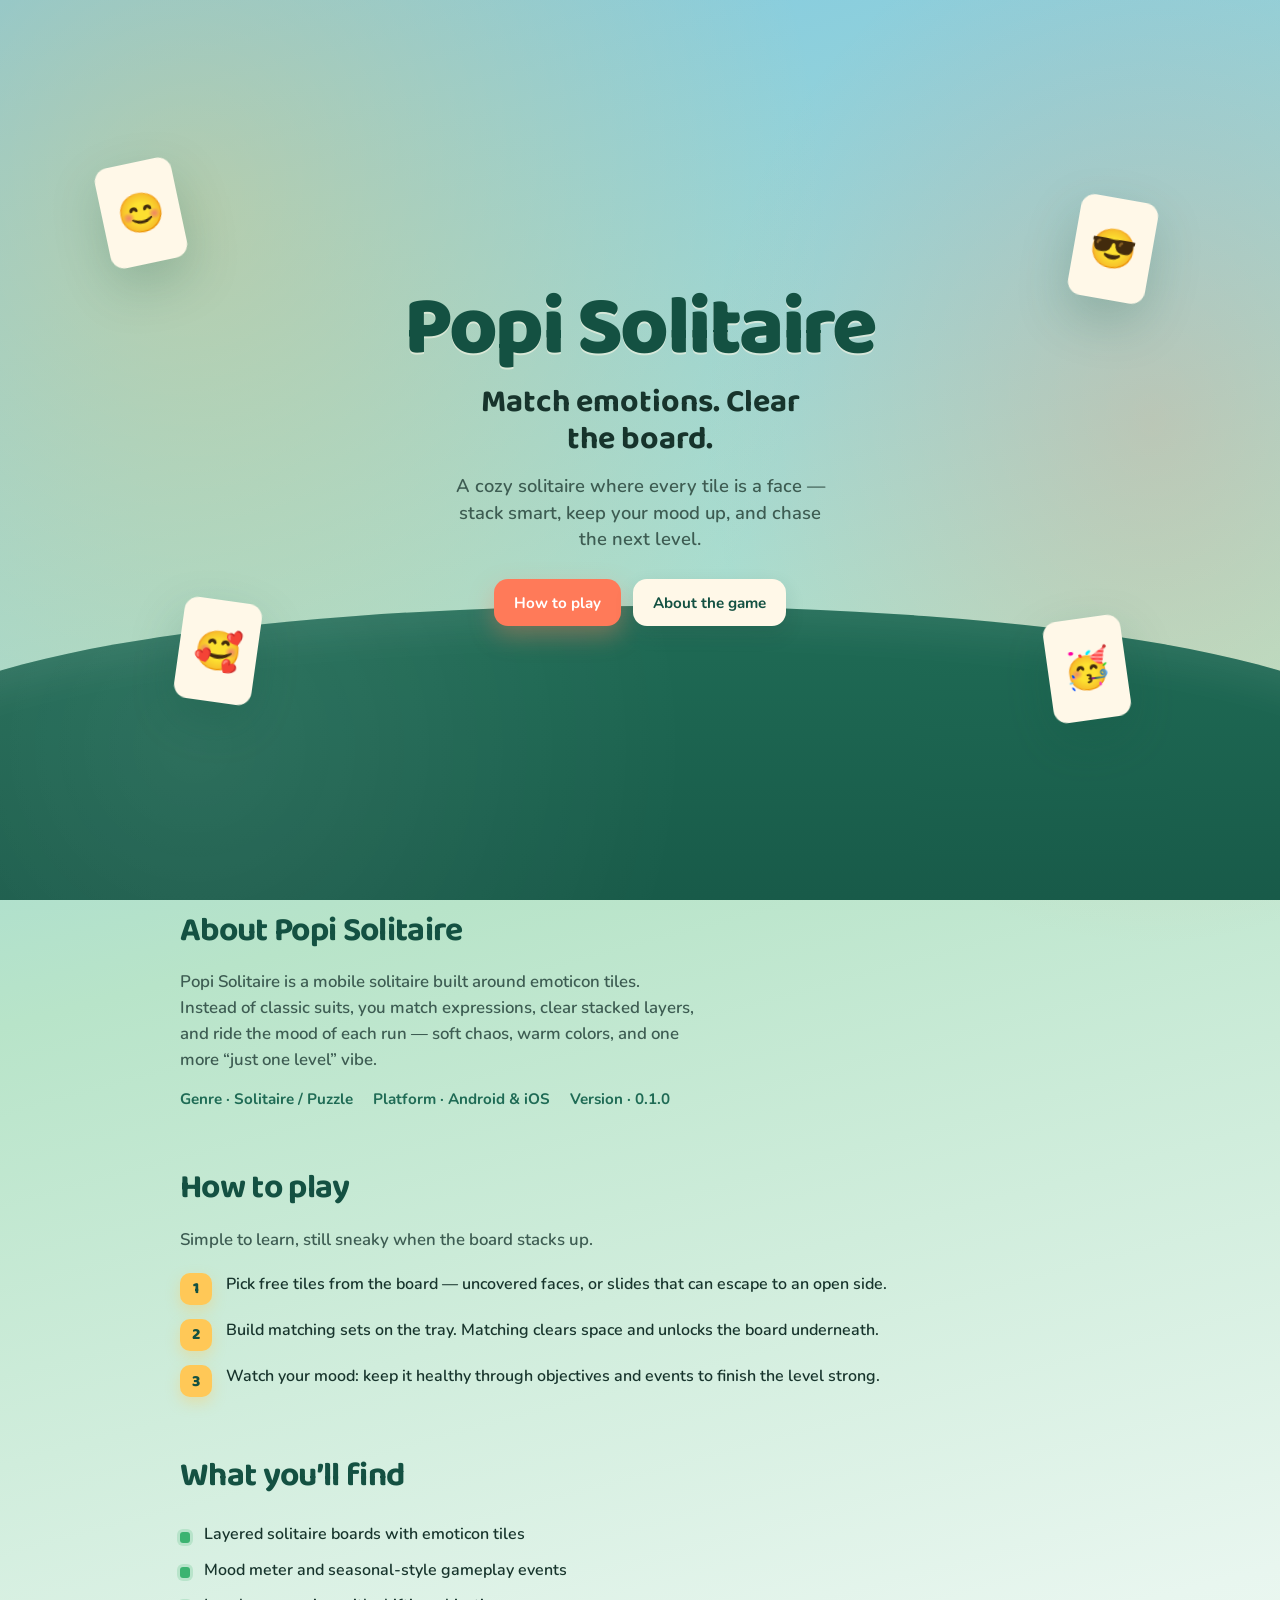
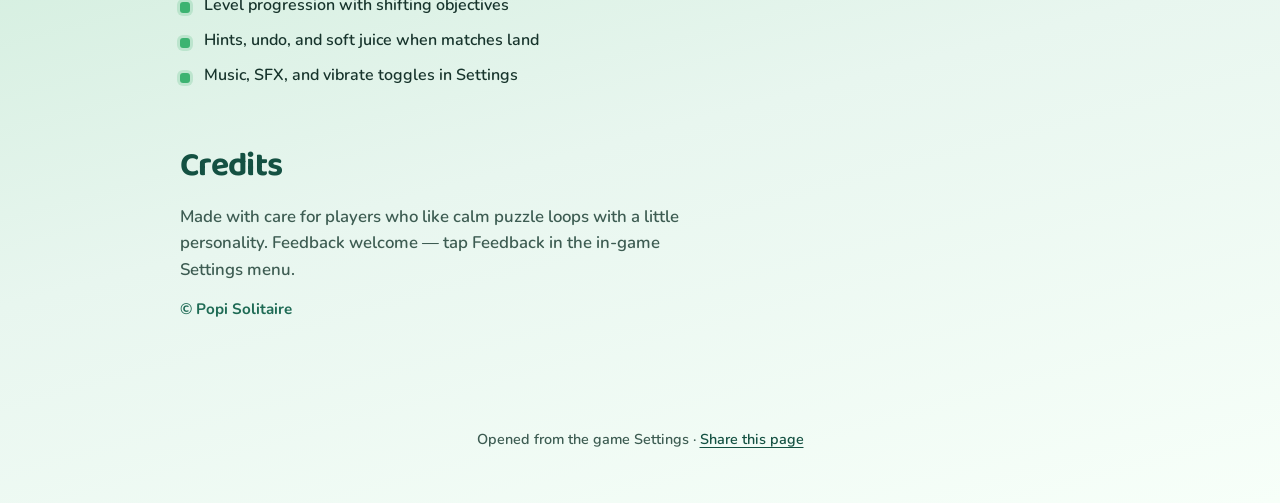
<file: about.html>
<!DOCTYPE html>
<html lang="en">
<head>
  <meta charset="UTF-8" />
  <meta name="viewport" content="width=device-width, initial-scale=1.0" />
  <title>About — Popi Solitaire</title>
  <meta name="description" content="Popi Solitaire — a cozy emoticon matching solitaire. Clear the board, manage your mood, and climb the levels." />
  <meta property="og:title" content="Popi Solitaire" />
  <meta property="og:description" content="A cozy emoticon matching solitaire. Match faces, clear the board, keep your mood up." />
  <link rel="preconnect" href="https://fonts.googleapis.com" />
  <link rel="preconnect" href="https://fonts.gstatic.com" crossorigin />
  <link href="https://fonts.googleapis.com/css2?family=Baloo+2:wght@600;700;800&family=Nunito:wght@400;600;700&display=swap" rel="stylesheet" />
  <style>
    :root {
      --sky-top: #7ec8e3;
      --sky-mid: #b8e4c9;
      --felt: #1f6b55;
      --felt-deep: #145142;
      --ink: #17342c;
      --muted: #3d5c52;
      --cream: #fff8e8;
      --sun: #ffc857;
      --coral: #ff7a59;
      --leaf: #3cb371;
      --white: #ffffff;
      --shadow: 0 20px 50px rgba(20, 81, 66, 0.22);
      --display: "Baloo 2", "Trebuchet MS", sans-serif;
      --body: "Nunito", "Segoe UI", sans-serif;
    }

    * { box-sizing: border-box; }

    html { scroll-behavior: smooth; }

    body {
      margin: 0;
      min-height: 100vh;
      color: var(--ink);
      font-family: var(--body);
      background:
        radial-gradient(ellipse 90% 60% at 15% 10%, rgba(255, 200, 87, 0.35), transparent 55%),
        radial-gradient(ellipse 70% 50% at 90% 20%, rgba(255, 122, 89, 0.22), transparent 50%),
        linear-gradient(165deg, var(--sky-top) 0%, var(--sky-mid) 42%, #e8f6ef 78%, #f7fff9 100%);
      overflow-x: hidden;
    }

    a { color: inherit; }

    .hero {
      position: relative;
      min-height: 100svh;
      display: grid;
      align-content: center;
      justify-items: center;
      text-align: center;
      padding: clamp(2rem, 6vw, 4rem) 1.25rem 3rem;
      isolation: isolate;
    }

    .hero-bg {
      position: absolute;
      inset: 0;
      z-index: -1;
      overflow: hidden;
      pointer-events: none;
    }

    .felt-plane {
      position: absolute;
      left: -8%;
      right: -8%;
      bottom: -18%;
      height: 52%;
      background:
        radial-gradient(circle at 20% 30%, rgba(255, 255, 255, 0.08), transparent 40%),
        linear-gradient(180deg, var(--felt) 0%, var(--felt-deep) 100%);
      border-radius: 50% 50% 0 0 / 28% 28% 0 0;
      box-shadow: inset 0 18px 40px rgba(255, 255, 255, 0.08);
      transform: translateY(12px);
      animation: rise-felt 1.1s cubic-bezier(0.22, 1, 0.36, 1) both;
    }

    .float-tile {
      position: absolute;
      width: clamp(52px, 10vw, 78px);
      height: clamp(68px, 13vw, 102px);
      border-radius: 14px;
      background: var(--cream);
      box-shadow: var(--shadow);
      display: grid;
      place-items: center;
      font-size: clamp(1.6rem, 4vw, 2.4rem);
      animation: float-y 5.5s ease-in-out infinite;
    }

    .float-tile.t1 { left: 8%; top: 18%; rotate: -12deg; animation-delay: 0s; }
    .float-tile.t2 { right: 10%; top: 22%; rotate: 10deg; animation-delay: 0.6s; }
    .float-tile.t3 { left: 14%; bottom: 22%; rotate: 8deg; animation-delay: 1.1s; }
    .float-tile.t4 { right: 12%; bottom: 20%; rotate: -8deg; animation-delay: 1.7s; }

    .brand {
      margin: 0;
      font-family: var(--display);
      font-weight: 800;
      font-size: clamp(2.8rem, 10vw, 5.2rem);
      line-height: 0.95;
      letter-spacing: -0.03em;
      color: var(--felt-deep);
      text-shadow: 0 2px 0 rgba(255, 248, 232, 0.55);
      animation: pop-in 0.85s cubic-bezier(0.22, 1, 0.36, 1) both;
    }

    .headline {
      margin: 1rem 0 0;
      max-width: 18ch;
      font-family: var(--display);
      font-weight: 700;
      font-size: clamp(1.35rem, 3.8vw, 2rem);
      line-height: 1.15;
      color: var(--ink);
      animation: pop-in 0.85s 0.12s cubic-bezier(0.22, 1, 0.36, 1) both;
    }

    .lede {
      margin: 0.9rem auto 0;
      max-width: 34ch;
      font-size: clamp(1rem, 2.6vw, 1.15rem);
      font-weight: 600;
      color: var(--muted);
      line-height: 1.45;
      animation: pop-in 0.85s 0.22s cubic-bezier(0.22, 1, 0.36, 1) both;
    }

    .cta-row {
      margin-top: 1.6rem;
      display: flex;
      flex-wrap: wrap;
      gap: 0.75rem;
      justify-content: center;
      animation: pop-in 0.85s 0.32s cubic-bezier(0.22, 1, 0.36, 1) both;
    }

    .btn {
      appearance: none;
      border: 0;
      cursor: pointer;
      text-decoration: none;
      font-family: var(--body);
      font-weight: 700;
      font-size: 0.95rem;
      padding: 0.85rem 1.25rem;
      border-radius: 14px;
      transition: transform 0.18s ease, box-shadow 0.18s ease, background 0.18s ease;
    }

    .btn:hover { transform: translateY(-2px); }
    .btn:active { transform: translateY(0); }

    .btn-primary {
      background: var(--coral);
      color: var(--white);
      box-shadow: 0 10px 24px rgba(255, 122, 89, 0.35);
    }

    .btn-secondary {
      background: var(--cream);
      color: var(--felt-deep);
      box-shadow: 0 8px 20px rgba(23, 52, 44, 0.12);
    }

    main {
      width: min(920px, calc(100% - 2rem));
      margin: 0 auto 4rem;
      display: grid;
      gap: 2.5rem;
    }

    section {
      padding: 0.25rem 0 0.5rem;
    }

    section h2 {
      margin: 0;
      font-family: var(--display);
      font-weight: 700;
      font-size: clamp(1.6rem, 4vw, 2.1rem);
      letter-spacing: -0.02em;
      color: var(--felt-deep);
    }

    section p {
      margin: 0.7rem 0 0;
      max-width: 52ch;
      font-size: 1.05rem;
      line-height: 1.55;
      color: var(--muted);
      font-weight: 600;
    }

    .steps {
      margin: 1.25rem 0 0;
      padding: 0;
      list-style: none;
      display: grid;
      gap: 0.9rem;
    }

    .steps li {
      display: grid;
      grid-template-columns: auto 1fr;
      gap: 0.85rem;
      align-items: start;
      font-weight: 600;
      color: var(--ink);
      line-height: 1.45;
    }

    .step-num {
      width: 2rem;
      height: 2rem;
      border-radius: 10px;
      display: grid;
      place-items: center;
      background: var(--sun);
      color: var(--felt-deep);
      font-family: var(--display);
      font-weight: 800;
      box-shadow: 0 6px 14px rgba(255, 200, 87, 0.35);
    }

    .feature-list {
      margin: 1.25rem 0 0;
      padding: 0;
      list-style: none;
      display: grid;
      gap: 0.75rem;
    }

    .feature-list li {
      position: relative;
      padding-left: 1.5rem;
      font-weight: 600;
      color: var(--ink);
      line-height: 1.45;
    }

    .feature-list li::before {
      content: "";
      position: absolute;
      left: 0;
      top: 0.55em;
      width: 0.65rem;
      height: 0.65rem;
      border-radius: 3px;
      background: var(--leaf);
      box-shadow: 0 0 0 3px rgba(60, 179, 113, 0.2);
    }

    .meta {
      display: flex;
      flex-wrap: wrap;
      gap: 0.75rem 1.25rem;
      margin-top: 1rem;
      font-size: 0.95rem;
      font-weight: 700;
      color: var(--felt);
    }

    footer {
      text-align: center;
      padding: 1.5rem 1rem 2.5rem;
      color: var(--muted);
      font-size: 0.9rem;
      font-weight: 600;
    }

    footer a {
      color: var(--felt-deep);
      text-decoration: underline;
      text-underline-offset: 3px;
    }

    @keyframes pop-in {
      from { opacity: 0; transform: translateY(18px) scale(0.98); }
      to { opacity: 1; transform: none; }
    }

    @keyframes rise-felt {
      from { opacity: 0; transform: translateY(48px); }
      to { opacity: 1; transform: translateY(12px); }
    }

    @keyframes float-y {
      0%, 100% { transform: translateY(0); }
      50% { transform: translateY(-12px); }
    }

    @media (max-width: 640px) {
      .float-tile.t3,
      .float-tile.t4 { display: none; }
      .hero { min-height: 88svh; padding-bottom: 2rem; }
    }

    @media (prefers-reduced-motion: reduce) {
      *, *::before, *::after {
        animation: none !important;
        transition: none !important;
      }
    }
  </style>
</head>
<body>
  <header class="hero">
    <div class="hero-bg" aria-hidden="true">
      <div class="felt-plane"></div>
      <div class="float-tile t1">😊</div>
      <div class="float-tile t2">😎</div>
      <div class="float-tile t3">🥰</div>
      <div class="float-tile t4">🥳</div>
    </div>

    <p class="brand">Popi Solitaire</p>
    <h1 class="headline">Match emotions. Clear the board.</h1>
    <p class="lede">A cozy solitaire where every tile is a face — stack smart, keep your mood up, and chase the next level.</p>
    <div class="cta-row">
      <a class="btn btn-primary" href="#how-to-play">How to play</a>
      <a class="btn btn-secondary" href="#about">About the game</a>
    </div>
  </header>

  <main>
    <section id="about">
      <h2>About Popi Solitaire</h2>
      <p>
        Popi Solitaire is a mobile solitaire built around emoticon tiles. Instead of classic suits,
        you match expressions, clear stacked layers, and ride the mood of each run —
        soft chaos, warm colors, and one more “just one level” vibe.
      </p>
      <div class="meta">
        <span>Genre · Solitaire / Puzzle</span>
        <span>Platform · Android &amp; iOS</span>
        <span>Version · 0.1.0</span>
      </div>
    </section>

    <section id="how-to-play">
      <h2>How to play</h2>
      <p>Simple to learn, still sneaky when the board stacks up.</p>
      <ol class="steps">
        <li>
          <span class="step-num">1</span>
          <span>Pick free tiles from the board — uncovered faces, or slides that can escape to an open side.</span>
        </li>
        <li>
          <span class="step-num">2</span>
          <span>Build matching sets on the tray. Matching clears space and unlocks the board underneath.</span>
        </li>
        <li>
          <span class="step-num">3</span>
          <span>Watch your mood: keep it healthy through objectives and events to finish the level strong.</span>
        </li>
      </ol>
    </section>

    <section id="features">
      <h2>What you’ll find</h2>
      <ul class="feature-list">
        <li>Layered solitaire boards with emoticon tiles</li>
        <li>Mood meter and seasonal-style gameplay events</li>
        <li>Level progression with shifting objectives</li>
        <li>Hints, undo, and soft juice when matches land</li>
        <li>Music, SFX, and vibrate toggles in Settings</li>
      </ul>
    </section>

    <section id="credits">
      <h2>Credits</h2>
      <p>
        Made with care for players who like calm puzzle loops with a little personality.
        Feedback welcome — tap Feedback in the in-game Settings menu.
      </p>
      <div class="meta">
        <span>© Popi Solitaire</span>
      </div>
    </section>
  </main>

  <footer>
    <p>
      Opened from the game Settings ·
      <a href="https://mirandonando.github.io/popi_solitaire_cms/about.html">Share this page</a>
    </p>
  </footer>
</body>
</html>
</file>
